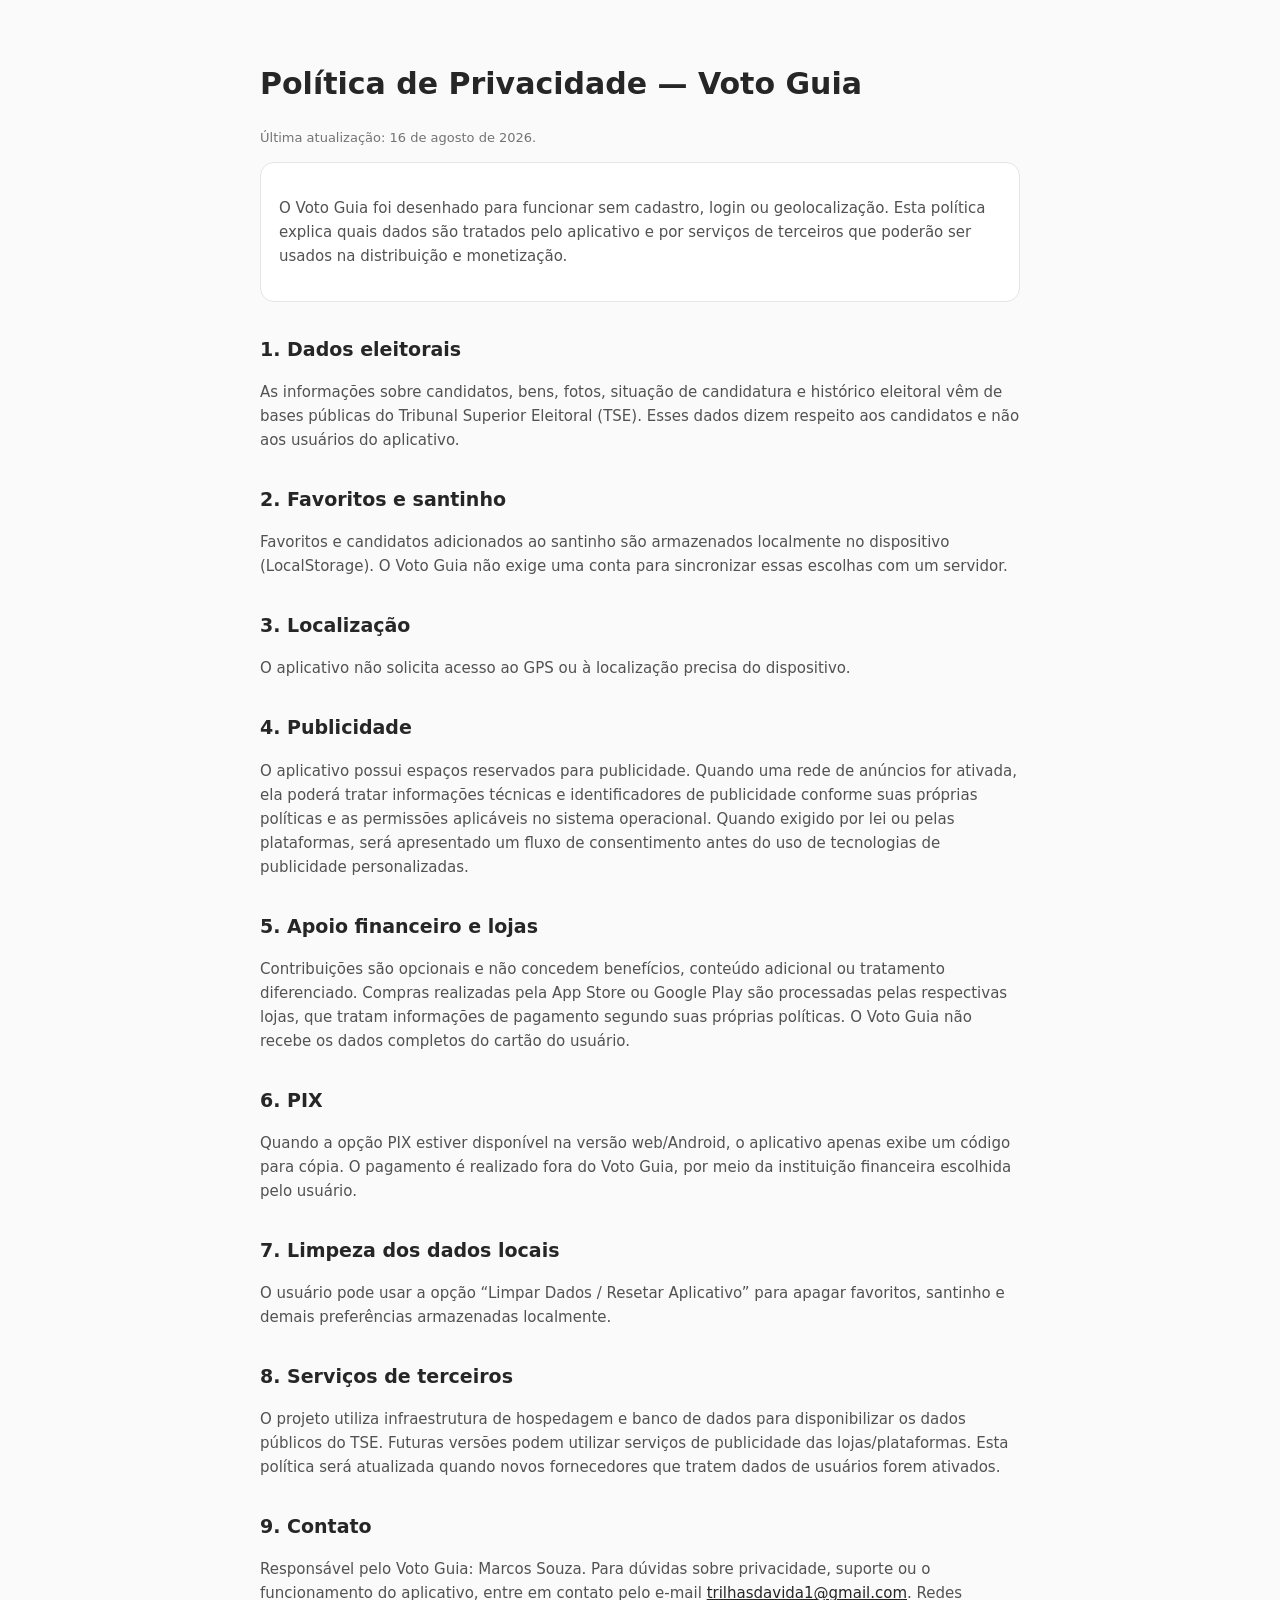
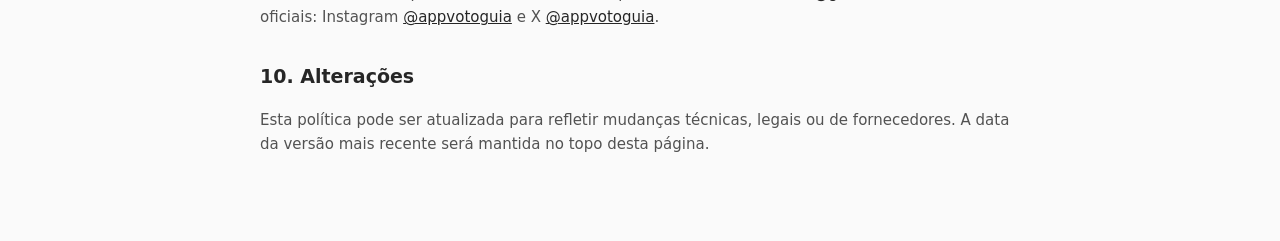
<file: privacy.html>
<!doctype html>
<html lang="pt-BR">
<head>
  <meta charset="utf-8" />
  <meta name="viewport" content="width=device-width,initial-scale=1" />
  <title>Política de Privacidade — Voto Guia</title>
  <meta name="robots" content="index,follow" />
  <style>
    body{font-family:system-ui,-apple-system,BlinkMacSystemFont,"Segoe UI",sans-serif;margin:0;background:#fafafa;color:#262626;line-height:1.6}main{max-width:760px;margin:auto;padding:40px 20px 70px}h1{font-size:30px}h2{margin-top:32px;font-size:19px}p,li{font-size:15px;color:#525252}a{color:#262626}.box{background:#fff;border:1px solid #e5e5e5;border-radius:14px;padding:18px}.muted{color:#737373;font-size:13px}
  </style>
</head>
<body><main>
  <h1>Política de Privacidade — Voto Guia</h1>
  <p class="muted">Última atualização: 16 de agosto de 2026.</p>
  <div class="box"><p>O Voto Guia foi desenhado para funcionar sem cadastro, login ou geolocalização. Esta política explica quais dados são tratados pelo aplicativo e por serviços de terceiros que poderão ser usados na distribuição e monetização.</p></div>
  <h2>1. Dados eleitorais</h2><p>As informações sobre candidatos, bens, fotos, situação de candidatura e histórico eleitoral vêm de bases públicas do Tribunal Superior Eleitoral (TSE). Esses dados dizem respeito aos candidatos e não aos usuários do aplicativo.</p>
  <h2>2. Favoritos e santinho</h2><p>Favoritos e candidatos adicionados ao santinho são armazenados localmente no dispositivo (LocalStorage). O Voto Guia não exige uma conta para sincronizar essas escolhas com um servidor.</p>
  <h2>3. Localização</h2><p>O aplicativo não solicita acesso ao GPS ou à localização precisa do dispositivo.</p>
  <h2>4. Publicidade</h2><p>O aplicativo possui espaços reservados para publicidade. Quando uma rede de anúncios for ativada, ela poderá tratar informações técnicas e identificadores de publicidade conforme suas próprias políticas e as permissões aplicáveis no sistema operacional. Quando exigido por lei ou pelas plataformas, será apresentado um fluxo de consentimento antes do uso de tecnologias de publicidade personalizadas.</p>
  <h2>5. Apoio financeiro e lojas</h2><p>Contribuições são opcionais e não concedem benefícios, conteúdo adicional ou tratamento diferenciado. Compras realizadas pela App Store ou Google Play são processadas pelas respectivas lojas, que tratam informações de pagamento segundo suas próprias políticas. O Voto Guia não recebe os dados completos do cartão do usuário.</p>
  <h2>6. PIX</h2><p>Quando a opção PIX estiver disponível na versão web/Android, o aplicativo apenas exibe um código para cópia. O pagamento é realizado fora do Voto Guia, por meio da instituição financeira escolhida pelo usuário.</p>
  <h2>7. Limpeza dos dados locais</h2><p>O usuário pode usar a opção “Limpar Dados / Resetar Aplicativo” para apagar favoritos, santinho e demais preferências armazenadas localmente.</p>
  <h2>8. Serviços de terceiros</h2><p>O projeto utiliza infraestrutura de hospedagem e banco de dados para disponibilizar os dados públicos do TSE. Futuras versões podem utilizar serviços de publicidade das lojas/plataformas. Esta política será atualizada quando novos fornecedores que tratem dados de usuários forem ativados.</p>
  <h2>9. Contato</h2><p>Responsável pelo Voto Guia: Marcos Souza. Para dúvidas sobre privacidade, suporte ou o funcionamento do aplicativo, entre em contato pelo e-mail <a href="mailto:trilhasdavida1@gmail.com">trilhasdavida1@gmail.com</a>. Redes oficiais: Instagram <a href="https://www.instagram.com/appvotoguia/">@appvotoguia</a> e X <a href="https://x.com/appvotoguia">@appvotoguia</a>.</p>
  <h2>10. Alterações</h2><p>Esta política pode ser atualizada para refletir mudanças técnicas, legais ou de fornecedores. A data da versão mais recente será mantida no topo desta página.</p>
</main></body></html>
</file>
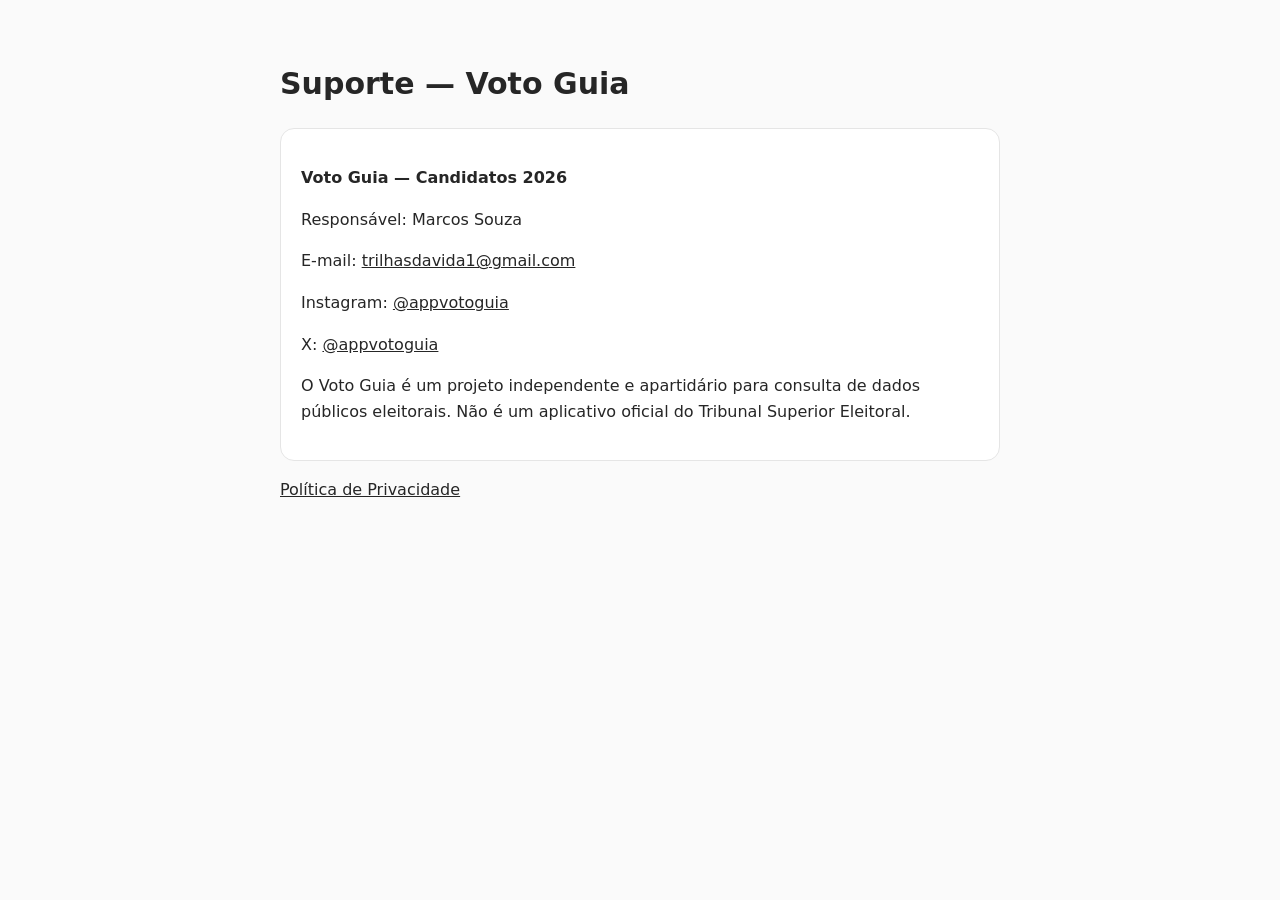
<file: support.html>
<!doctype html>
<html lang="pt-BR"><head><meta charset="utf-8"><meta name="viewport" content="width=device-width,initial-scale=1"><title>Suporte — Voto Guia</title><style>body{font-family:system-ui,-apple-system,BlinkMacSystemFont,"Segoe UI",sans-serif;margin:0;background:#fafafa;color:#262626;line-height:1.6}main{max-width:720px;margin:auto;padding:40px 20px}h1{font-size:30px}.box{background:#fff;border:1px solid #e5e5e5;border-radius:14px;padding:20px}a{color:#262626}</style></head><body><main><h1>Suporte — Voto Guia</h1><div class="box"><p><strong>Voto Guia — Candidatos 2026</strong></p><p>Responsável: Marcos Souza</p><p>E-mail: <a href="mailto:trilhasdavida1@gmail.com">trilhasdavida1@gmail.com</a></p><p>Instagram: <a href="https://www.instagram.com/appvotoguia/">@appvotoguia</a></p><p>X: <a href="https://x.com/appvotoguia">@appvotoguia</a></p><p>O Voto Guia é um projeto independente e apartidário para consulta de dados públicos eleitorais. Não é um aplicativo oficial do Tribunal Superior Eleitoral.</p></div><p><a href="/privacy.html">Política de Privacidade</a></p></main></body></html>
</file>
